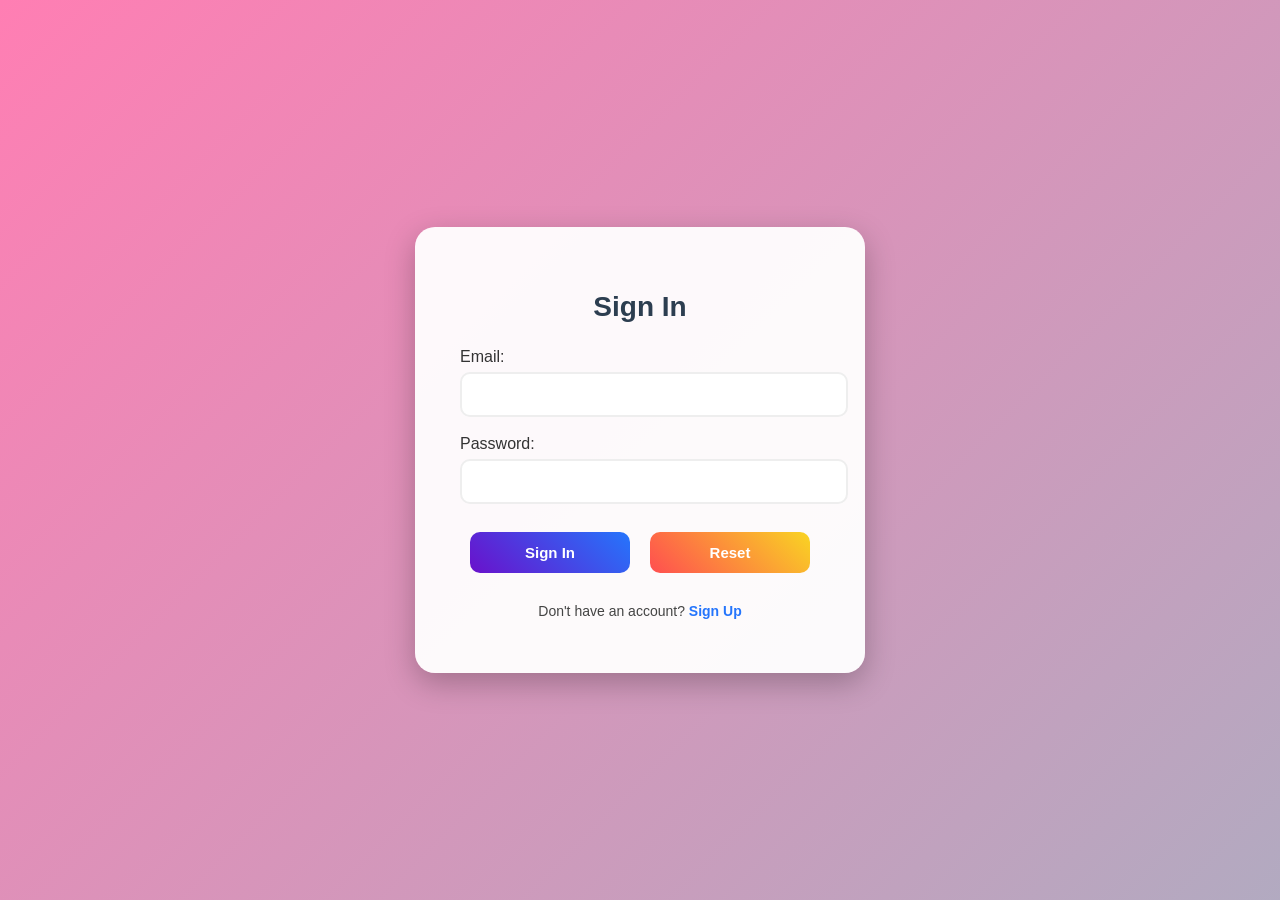
<file: E-commerce project/index.html>
<!DOCTYPE html>
<html lang="en">
<head>
    <meta charset="UTF-8">
    <title>ShopEasy - Home</title>
    <link rel="stylesheet" href="index_style.css">
</head>

<body>
    <!-- Header -->
    <header>
        <h1 id="welcomeUser">Welcome to ShopEasy</h1>
        <p>Your one-stop shop for all essentials!</p>
        <nav>
            <a href="#products">Products</a> |
            <a href="#categories">Categories</a> |
            <a href="about.html">About Us</a> |
            <a href="operation.html">Add Product</a> |
            <a href="#" onclick="logout()">Logout</a>
        </nav>
    </header>
	<a align='right' href="order.php" class="btn">🛒 Place Order</a>
    <!-- Featured Products -->
    <section id="products" class="fade-section">
        <h2>Featured Products</h2>
        <p>Check out some of our top-selling products below!</p>
        <div class="product-gallery">
            <div class="product">
                <a href="https://www.amazon.com/s?k=shoes" target="_blank">
                    <img src="shoes.jpg" alt="Running Shoes">
                </a>
                <p><b>Comfortable Running Shoes</b></p>
            </div>
            <div class="product">
                <a href="https://www.amazon.com/s?k=headphones" target="_blank">
                    <img src="headphone.jpg" alt="Wireless Headphones">
                </a>
                <p><b>Noise-Canceling Headphones</b></p>
            </div>
            <div class="product">
                <a href="https://www.amazon.com/s?k=backpack" target="_blank">
                    <img src="backpack.jpg" alt="Backpack">
                </a>
                <p><b>Durable Backpack</b></p>
            </div>
            <div class="product">
                <a href="https://www.amazon.com/s?k=Smartwatch" target="_blank">
                    <img src="smart_watch.jpg" alt="Smart Watch">
                </a>
                <p><b>Smart Fitness Watch</b></p>
            </div>
            <div class="product">
                <a href="https://www.freepik.com/free-photos-vectors/laptop-product" target="_blank">
                    <img src="laptop.jpg" alt="Laptop">
                </a>
                <p><b>Gaming Laptop</b></p>
            </div>
        </div>
    </section>

    <!-- New Arrivals -->
    <section class="fade-section">
        <h2>New Arrivals</h2>
        <div id="productList"></div>
    </section>

    <!-- Categories -->
    <section id="categories" class="fade-section">
        <h2>Product Categories</h2>
        <table>
            <tr><th colspan="2">Top Product</th></tr>
            <tr><td>Electronics</td><td>Smartphone</td></tr>
            <tr><td>Fashion</td><td>T-Shirt</td></tr>
        </table>
    </section>

    <!-- Offers -->
    <section class="fade-section">
        <h3>Deals Summary</h3>
        <table>
            <tr><th colspan="2">Today’s Offers</th></tr>
            <tr><td>Buy 1 Get 1 Free</td><td>On selected items</td></tr>
        </table>
    </section>

    <!-- Shipping Info -->
    <section class="fade-section">
        <h3>Shipping Info</h3>
        <table>
            <tr><th>Delivery Type</th><th>Time</th></tr>
            <tr><td>Express</td><td>2-3 Days</td></tr>
            <tr><td>Regular</td><td>4-5 Days</td></tr>
        </table>
    </section>

    <!-- Sales Chart -->
    <section class="fade-section">
        <h3>Sales Chart</h3>
        <table>
            <tr><th colspan="2">Monthly Sales</th></tr>
            <tr><td>January</td><td>February</td></tr>
            <tr><td>₹500</td><td>₹800</td></tr>
        </table>
    </section>

    <!-- Why Shop -->
    <section class="fade-section">
        <h3>Why Shop With Us?</h3>
        <ul>
            <li>Fast Delivery</li>
            <li>Best Prices</li>
            <li>Quality Products</li>
            <li>Easy Returns</li>
        </ul>
    </section>

    <!-- Order Steps -->
    <section class="fade-section">
        <h3>Steps to Order</h3>
        <ol>
            <li>Browse Products</li>
            <li>Add to Cart</li>
            <li>Checkout</li>
            <li>Confirm Payment</li>
        </ol>
    </section>

    <!-- Payment -->
    <section class="fade-section">
        <h3>Payment Methods</h3>
        <dl>
            <dt>Credit Card</dt>
            <dd>Debit Card</dd>
            <dt>Cash on Delivery</dt>
        </dl>
    </section>

    <!-- Footer -->
    <footer>
        <p>2025 ShopEasy Inc. All rights reserved.</p>
        <a href="#top">Back to top</a>
    </footer>

    <!-- JavaScript -->
   <script>
window.onload = function(){
    if(localStorage.getItem("isLoggedIn") !== "true"){
        // Always redirect if not logged in
        window.location.replace("signin.html");
        return;
    }

    // If logged in, show user and load products
    let user = localStorage.getItem("loggedUser");
    document.getElementById("welcomeUser").innerText = "Welcome, " + user + "!";

    let products = JSON.parse(localStorage.getItem("products")) || [];
    let list = document.getElementById("productList");
    products.forEach(p => {
        let item = document.createElement("p");
        item.innerHTML = `<b>${p.category} <br><br>${p.name}</b> - $${p.price} <br> ${p.desc}`;
        list.appendChild(item);
    });
};
</script>

</body>
</html>
</file>
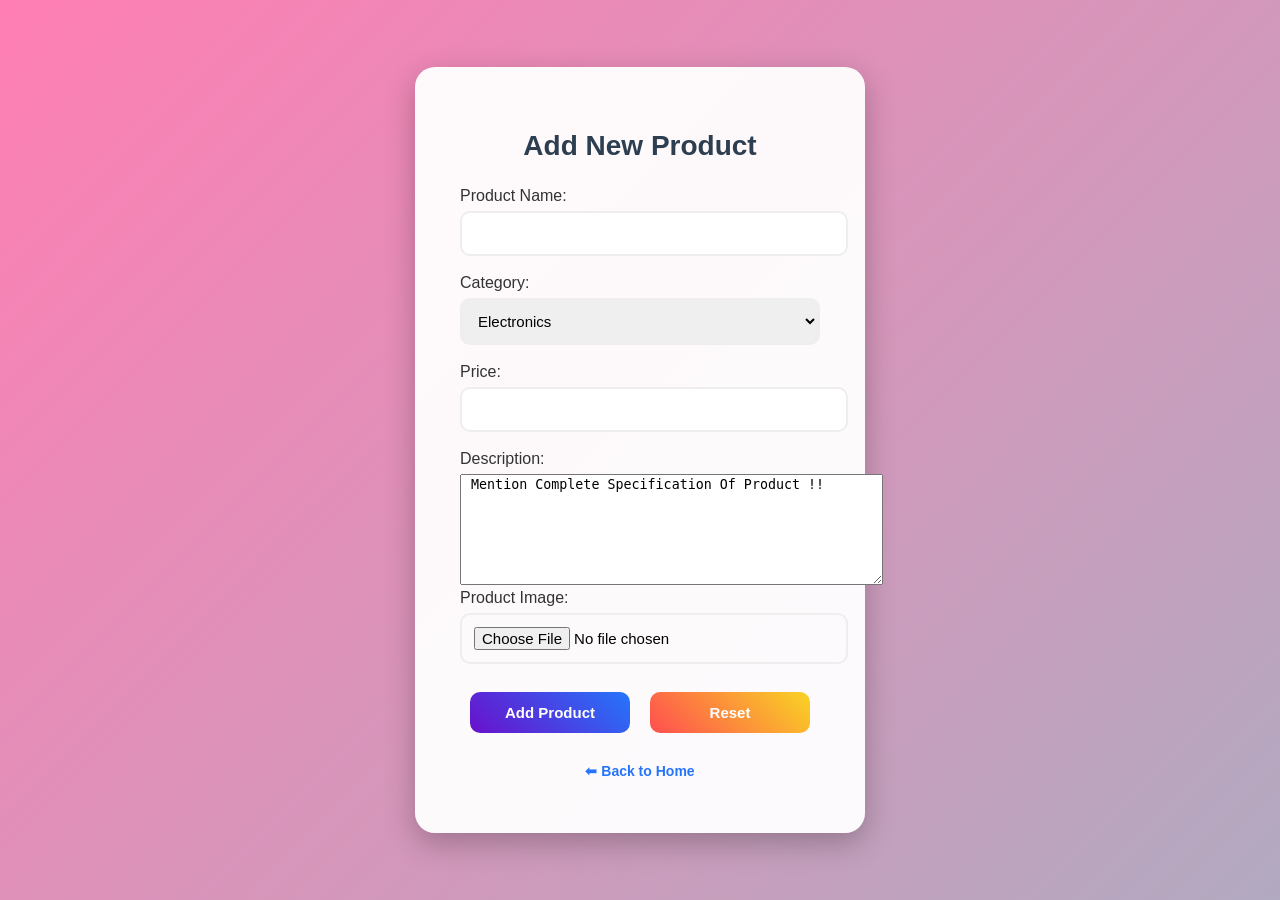
<file: E-commerce project/operation.html>
<!DOCTYPE html>
<html lang="en">
<head>
    <meta charset="UTF-8">
    <title>ShopEasy - Add Product</title>
    <link rel="stylesheet" href="style.css">
</head>
<body>
    <div class="product-container">
        <h2>Add New Product</h2>
        <form id="productForm">
            <label>Product Name:</label>
            <input type="text" id="pname" required>

            <label>Category:</label>
            <select id="pcategory">
                <option>Electronics</option>
                <option>Fashion</option>
                <option>Accessories</option>
            </select>

            <label>Price:</label>
            <input type="number" id="pprice" required>

            <label>Description:</label>
            <textarea id="pdesc" rows="7" cols="50"> Mention Complete Specification Of Product !!</textarea>
			
			
            <label>Product Image:</label>
            <input type="file" id="pimage" accept="image/*" required>

            <div class="btn-group">
                <input type="submit" value="Add Product">
                <input type="reset" value="Reset">
            </div>
        </form>

        <p><a href="index.html">⬅ Back to Home</a></p>
    </div>

<script>
document.getElementById("productForm").addEventListener("submit", function(e){
    e.preventDefault();

    const fileInput = document.getElementById("pimage");
    const file = fileInput.files[0];
    const reader = new FileReader();

    reader.onload = function(event) {
        const imageData = event.target.result; // Base64 image data

        const product = {
            name: document.getElementById("pname").value,
            category: document.getElementById("pcategory").value,
            price: document.getElementById("pprice").value,
            desc: document.getElementById("pdesc").value,
            image: imageData
        };

        let products = JSON.parse(localStorage.getItem("products")) || [];
        products.push(product);
        localStorage.setItem("products", JSON.stringify(products));

        alert("Product added successfully!");
        window.location.href = "index.html";
    };

    if (file) {
        reader.readAsDataURL(file);
    } else {
        alert("Please select an image!");
    }
});
</script>
</body>
</html>
</file>
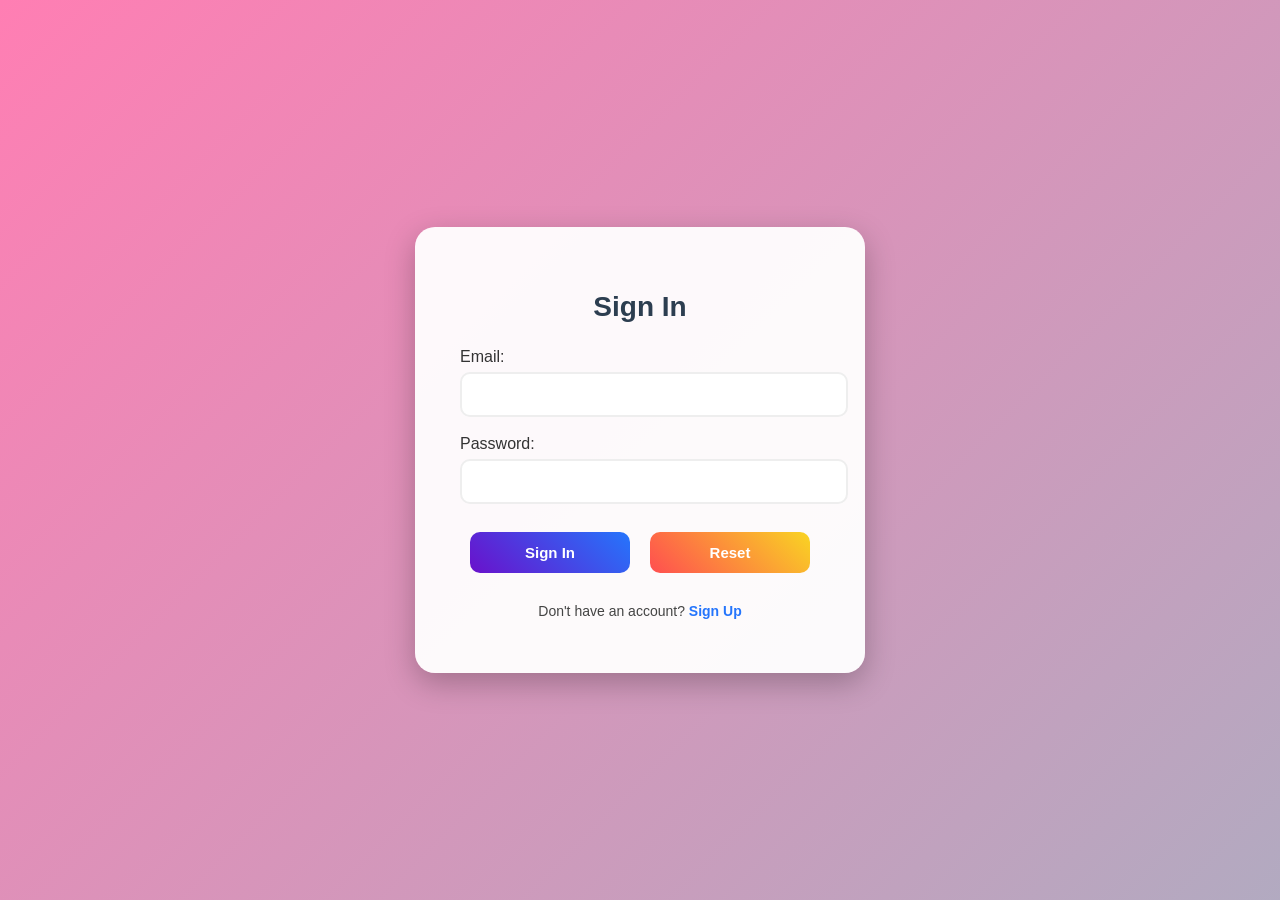
<file: E-commerce project/signin.html>
<!DOCTYPE html>
<html lang="en">
<head>
  <meta charset="UTF-8">
  <title>ShopEasy - Sign In</title>
  <link rel="stylesheet" href="style.css">
</head>
<body>
  <div class="signin-container">
    <h2>Sign In</h2>
    <form id="signinForm">
      <label>Email:</label>
      <input type="email" id="email" required>

      <label>Password:</label>
      <input type="password" id="password" required>

      <div class="btn-group">
        <input type="submit" value="Sign In">
        <input type="reset" value="Reset">
      </div>
    </form>

    <p>Don't have an account? <a href="signup.html">Sign Up</a></p>
  </div>

  <script>
    document.getElementById("signinForm").addEventListener("submit", function(e){
      e.preventDefault();

      const email = document.getElementById("email").value.trim().toLowerCase();
      const password = document.getElementById("password").value;

      const users = JSON.parse(localStorage.getItem("users")) || [];

      if (users.length === 0) {
        alert("No registered user found. Please sign up first.");
        return;
      }

      const user = users.find(u => u.email === email && u.password === password);

      if (user) {
        localStorage.setItem("isLoggedIn", "true");
        localStorage.setItem("loggedUser", user.fullname);
        alert("Login successful!");
        window.location.href = "index.html";
      } else {
        alert("Invalid credentials!");
      }
    });
  </script>
</body>
</html>
</file>
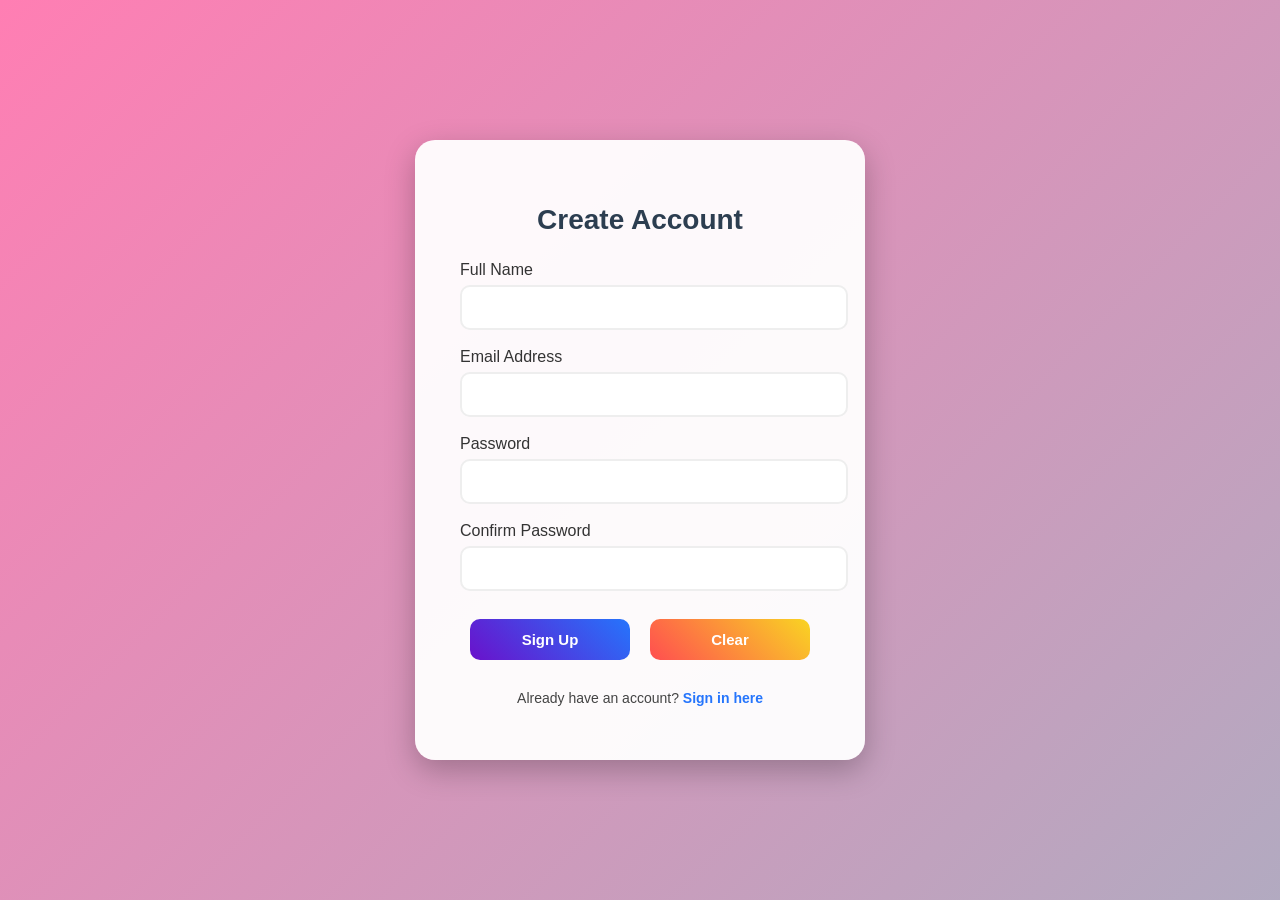
<file: E-commerce project/signup.html>
<!DOCTYPE html>
<html lang="en">
<head>
  <meta charset="UTF-8">
  <meta name="viewport" content="width=device-width, initial-scale=1.0">
  <title>Signup - ShopEasy</title>
  <link rel="stylesheet" href="style.css">
</head>
<body>
  <div class="signup-container">
    <h2>Create Account</h2>
    <form id="signupForm">
      <label for="fullname">Full Name</label>
      <input type="text" id="fullname" required>

      <label for="email">Email Address</label>
      <input type="email" id="email" required>

      <label for="password">Password</label>
      <input type="password" id="password" required>

      <label for="confirm-password">Confirm Password</label>
      <input type="password" id="confirm-password" required>

      <div class="btn-group">
        <input type="submit" value="Sign Up">
        <input type="reset" value="Clear">
      </div>

      <p>Already have an account? <a href="signin.html">Sign in here</a></p>
    </form>
  </div>

  <script>
    document.getElementById("signupForm").addEventListener("submit", function(e){
      e.preventDefault();

      const fullname = document.getElementById("fullname").value.trim();
      const email = document.getElementById("email").value.trim().toLowerCase();
      const password = document.getElementById("password").value;
      const confirm = document.getElementById("confirm-password").value;

      if (password !== confirm) {
        alert("Passwords do not match!");
        return;
      }

      let users = JSON.parse(localStorage.getItem("users")) || [];

      // Check if already registered
      if (users.some(u => u.email === email)) {
        alert("Email already registered. Please sign in.");
        return;
      }

      users.push({ fullname, email, password });
      localStorage.setItem("users", JSON.stringify(users));

      alert("Signup successful! Redirecting to Sign In...");
      window.location.href = "signin.html";
    });
  </script>
</body>
</html>
</file>
<file: E-commerce project/index_style.css>
/* Background & Layout */
body {
  font-family: "Poppins", sans-serif;
  background: linear-gradient(135deg, #ff7eb3, #65d6ce, #6a11cb);
  background-size: 400% 400%;
  animation: gradientBG 12s ease infinite;
  margin: 0;
  padding: 0;
  color: #333;
}

/* Header */
header {
  background: rgba(255, 255, 255, 0.9);
  padding: 25px 0;
  text-align: center;
  border-radius: 0 0 25px 25px;
  box-shadow: 0 8px 20px rgba(0,0,0,0.2);
  animation: fadeIn 1s ease-in-out;
}

header h1 {
  color: #2c3e50;
  font-size: 28px;
  margin-bottom: 8px;
}

header p {
  color: #444;
  font-size: 16px;
}

nav a {
  color: #6a11cb;
  text-decoration: none;
  margin: 0 15px;
  font-weight: 600;
  transition: 0.3s;
}

nav a:hover {
  color: #2575fc;
  text-decoration: underline;
}

/* Sections */
section {
  text-align: center;
  margin: 40px auto;
  width: 85%;
  background: rgba(255,255,255,0.95);
  border-radius: 20px;
  padding: 30px;
  box-shadow: 0 8px 25px rgba(0,0,0,0.1);
  animation: fadeIn 1.2s ease;
}

h2, h3 {
  color: #2c3e50;
  margin-bottom: 15px;
}

p {
  color: #555;
}

/* Product Gallery */
.product-gallery {
  display: flex;
  justify-content: center;
  flex-wrap: wrap;
  gap: 25px;
}

.product {
  background: white;
  border-radius: 15px;
  box-shadow: 0 5px 15px rgba(0,0,0,0.15);
  padding: 15px;
  width: 200px;
  transition: transform 0.3s, box-shadow 0.3s;
}

.product img {
  width: 100%;
  border-radius: 10px;
}

.product:hover {
  transform: translateY(-5px);
  box-shadow: 0 8px 20px rgba(106,17,203,0.4);
}

/* Tables */
table {
  margin: 20px auto;
  border-collapse: collapse;
  width: 70%;
  background: white;
  border-radius: 10px;
  overflow: hidden;
  box-shadow: 0 5px 15px rgba(0,0,0,0.1);
}

th, td {
  padding: 12px;
  border: 1px solid #ddd;
  text-align: center;
}

th {
  background: linear-gradient(45deg, #6a11cb, #2575fc);
  color: white;
}

/* Lists */
ul, ol, dl {
  width: 50%;
  margin: 20px auto;
  background: white;
  padding: 25px;
  border-radius: 15px;
  box-shadow: 0 3px 8px rgba(0,0,0,0.15);
  text-align: left;
}

/* Product List from Local Storage */
#productList p {
  background: #fff;
  margin: 8px auto;
  padding: 12px;
  width: 50%;
  border-radius: 8px;
  box-shadow: 0 2px 6px rgba(0,0,0,0.1);
}

/* Footer */
footer {
  background: rgba(255, 255, 255, 0.95);
  color: #2c3e50;
  padding: 15px;
  text-align: center;
  border-top: 3px solid #6a11cb;
  border-radius: 20px 20px 0 0;
  box-shadow: 0 -5px 15px rgba(0,0,0,0.1);
}

footer a {
  color: #6a11cb;
  text-decoration: none;
  font-weight: 600;
}

footer a:hover {
  color: #2575fc;
  text-decoration: underline;
}

/* Animations */
.fade-section {
  animation: fadeIn 1.2s ease-in-out;
}

@keyframes fadeIn {
  from { opacity: 0; transform: scale(0.95); }
  to { opacity: 1; transform: scale(1); }
}

@keyframes gradientBG {
  0% { background-position: 0% 50%; }
  50% { background-position: 100% 50%; }
  100% { background-position: 0% 50%; }
}
</file>
<file: E-commerce project/style.css>
/* ================================
   Global Styles for All Pages
   ================================ */
body {
  font-family: "Poppins", sans-serif;
  background: linear-gradient(135deg, #ff7eb3, #65d6ce, #6a11cb);
  background-size: 400% 400%;
  animation: gradientBG 12s ease infinite;
  margin: 0;
  padding: 0;
  display: flex;
  height: 100vh;
  justify-content: center;
  align-items: center;

/* Container for Signin/Signup */
.auth-container {
  background: rgba(255, 255, 255, 0.95);
  padding: 20px 100px;
  border-radius: 30px;
  box-shadow: 20px 25px 30px rgba(0,0,0,0.5);
  width: 400px;
  /*text-align: center;*/
  animation: fadeIn 0.7s ease-in-out;
  max-height: 90vh;
  overflow-y: auto;
}

.signup-container {
  background: rgba(255, 255, 255, 0.95);
  padding: 40px 45px;
  border-radius: 20px;
  box-shadow: 0 10px 30px rgba(0,0,0,0.25);
  width: 360px;
  text-align: center;
  animation: fadeIn 0.7s ease-in-out;
}

.signup-container h2 {
  margin-bottom: 25px;
  color: #2c3e50;
  font-size: 28px;
  font-weight: 600;
}

.product-container {
  background: rgba(255, 255, 255, 0.95);
  padding: 40px 45px;
  border-radius: 20px;
  box-shadow: 0 10px 30px rgba(0,0,0,0.25);
  width: 360px;
  text-align: center;
  animation: fadeIn 0.7s ease-in-out;
}

.product-container h2 {
  margin-bottom: 25px;
  color: #2c3e50;
  font-size: 28px;
  font-weight: 600;
}

.signin-container {
  background: rgba(255, 255, 255, 0.95);
  padding: 40px 45px;
  border-radius: 20px;
  box-shadow: 0 10px 30px rgba(0,0,0,0.25);
  width: 360px;
  text-align: center;
  animation: fadeIn 0.7s ease-in-out;
}

.signin-container h2 {
  margin-bottom: 25px;
  color: #2c3e50;
  font-size: 28px;
  font-weight: 600;
}

.auth-container h2 {
  margin-bottom: 25px;
  color: #2c3e50;
  font-size: 28px;
  font-weight: 600;
}

/* Labels */
label {
  display: block;
  margin-bottom: 6px;
  text-align: left;
  font-weight: 500;
  color: #333;
}

/* Inputs */
input, select {
  width: 100%;
  padding: 12px;
  margin-bottom: 18px;
  border: 2px solid #eee;
  border-radius: 10px;
  font-size: 15px;
  transition: 0.3s;
}

input:focus, select:focus {
  border-color: #6a11cb;
  box-shadow: 0 0 8px rgba(106,17,203,0.4);
  outline: none;
}

/* Flex row (for names, DOB, etc.) */
.row {
  display: flex;
  gap: 100px;   /* adds space between first/last name boxes */
}

.row input, .row select {
  width: 150%;           /* input fits neatly inside */
  box-sizing: border-box; /* avoids padding overflow */
}

/* Buttons */
.btn-group {
  display: flex;
  justify-content: space-between;
}
input[type="submit"], 
input[type="reset"] {
  flex: 1;
  padding: 12px;
  margin: 10px;
  border: none;
  border-radius: 10px;
  font-weight: 600;
  cursor: pointer;
  font-size: 15px;
  transition: all 0.3s ease;
}

input[type="submit"] {
  background: linear-gradient(45deg, #6a11cb, #2575fc);
  color: white;
}
input[type="submit"]:hover {
  transform: scale(1.05);
  box-shadow: 0 5px 15px rgba(106,17,203,0.4);
}

input[type="reset"] {
  background: linear-gradient(45deg, #ff4e50, #f9d423);
  color: white;
}
input[type="reset"]:hover {
  transform: scale(1.05);
  box-shadow: 0 5px 15px rgba(255,78,80,0.4);
}

/* Links */
p {
  margin-top: 20px;
  font-size: 14px;
  color: #444;
}
a {
  color: #2575fc;
  text-decoration: none;
  font-weight: 600;
  transition: 0.3s;
}
a:hover {
  color: #6a11cb;
  text-decoration: underline;
}

/* Animations */
@keyframes fadeIn {
  from { opacity: 0; transform: scale(0.9); }
  to { opacity: 1; transform: scale(1); }
}
@keyframes gradientBG {
  0% { background-position: 0% 50%; }
  50% { background-position: 100% 50%; }
  100% { background-position: 0% 50%; }
}
</file>
